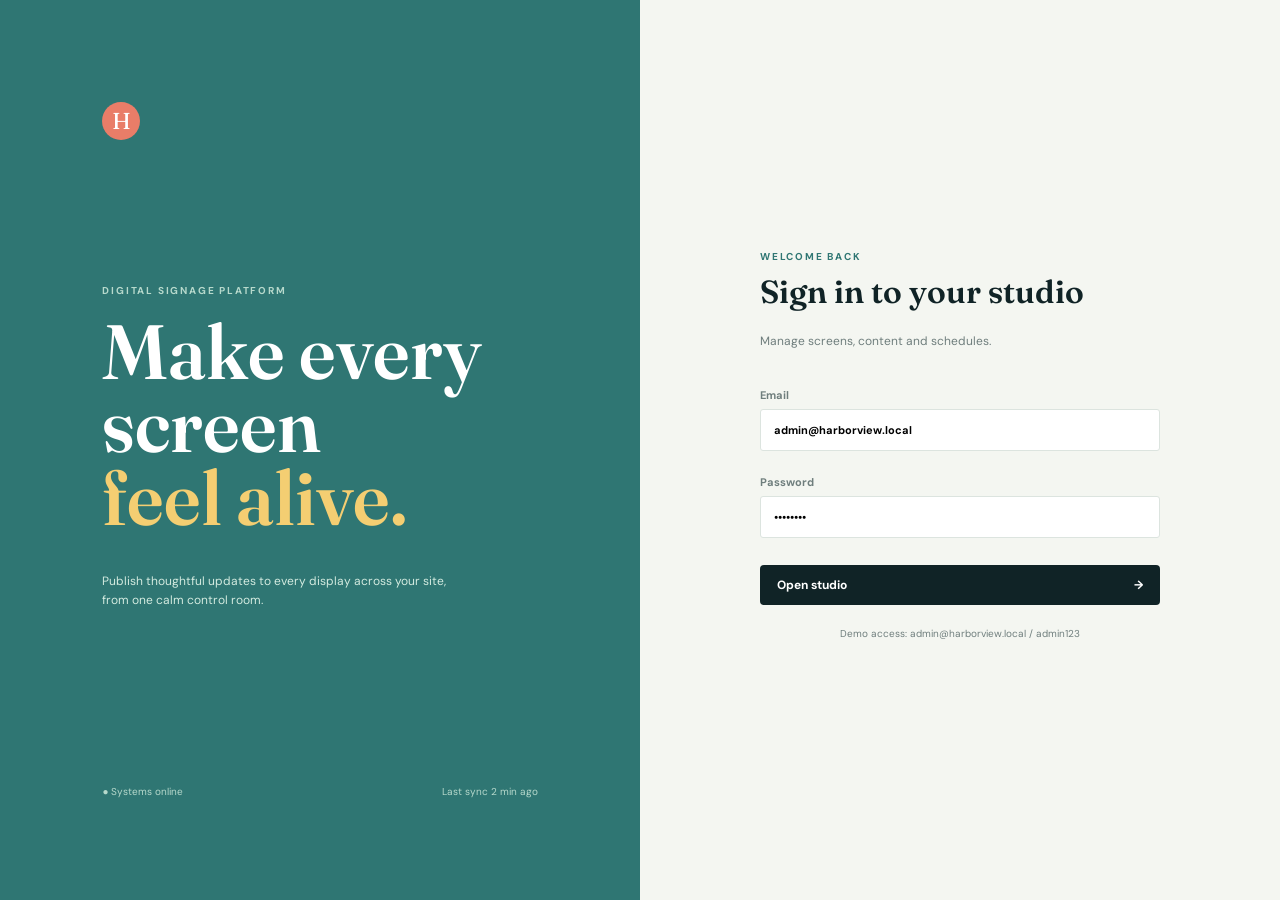
<file: index.html>
<!doctype html>
<html lang="en">
<head>
  <meta charset="UTF-8">
  <meta name="viewport" content="width=device-width, initial-scale=1.0">
  <meta name="theme-color" content="#102326">
  <meta name="description" content="Harborview digital signage CMS and TV player">
  <link rel="manifest" href="manifest.webmanifest">
  <link rel="stylesheet" href="styles.css">
  <link rel="stylesheet" href="styles-sections.css">
  <title>Harborview Signage</title>
</head>
<body>
  <main id="app"></main>
  <script src="app.js"></script>
</body>
</html>
</file>
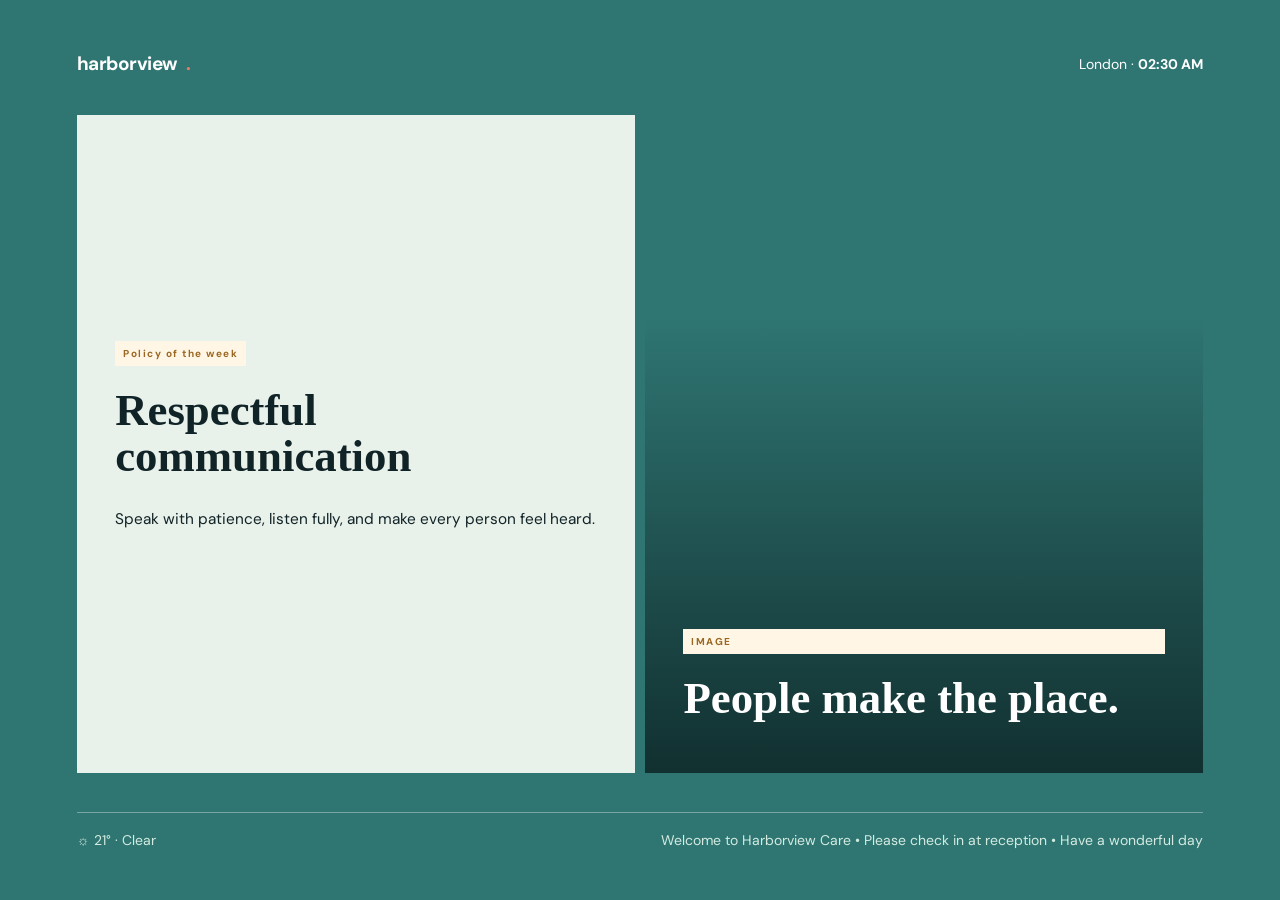
<file: tv-player.html>
<!doctype html>
<html lang="en"><head><meta charset="UTF-8"><meta name="viewport" content="width=device-width, initial-scale=1"><title>Harborview TV Player</title><meta http-equiv="refresh" content="0; url=./index.html#/player?kiosk=1"></head><body>Launching player…</body></html>
</file>
<file: styles.css>
@import url('https://fonts.googleapis.com/css2?family=DM+Sans:wght@400;500;600;700&family=Fraunces:opsz,wght@9..144,600&display=swap');
:root{--ink:#102326;--muted:#6f7e7d;--line:#dce4df;--paper:#f4f6f1;--teal:#2f7673;--coral:#e97d68;--gold:#e7b74f;--cream:#fff6e5}*{box-sizing:border-box}body{margin:0;background:var(--paper);color:var(--ink);font-family:'DM Sans',sans-serif}a{color:inherit;text-decoration:none}button,.button{font:inherit;border:0;cursor:pointer}.app-shell{display:flex;min-height:100vh}.sidebar{width:255px;background:#fff;padding:28px 18px;display:flex;flex-direction:column;border-right:1px solid var(--line)}.logo{display:flex;align-items:center;gap:9px;font-weight:700;letter-spacing:-.5px;font-size:19px}.logo-dot{color:var(--coral)}.brand-mark{background:var(--coral);color:#fff;border-radius:50%;width:38px;height:38px;display:grid;place-items:center;font-family:Fraunces,serif;font-size:23px}.brand-mark.small{width:28px;height:28px;font-size:17px}.site-switcher{display:flex;gap:9px;align-items:center;margin:43px 0 28px;padding:12px;background:var(--paper);border-radius:5px;font-size:12px}.site-switcher strong,.site-switcher small,.profile strong,.profile small{display:block}.site-switcher small,.profile small{color:var(--muted);margin-top:2px;font-size:10px}.status-dot,.online i{width:7px;height:7px;background:#5bb28a;border-radius:50%;display:inline-block}.site-switcher>span:last-child{margin-left:auto;color:var(--muted)}nav{display:grid;gap:5px}nav a,.sidebar-bottom>a{padding:12px 13px;color:#71807f;font-size:13px;border-radius:5px;display:flex;gap:12px;align-items:center}nav a.active,nav a:hover,.sidebar-bottom>a:hover{background:#e7f0eb;color:var(--ink);font-weight:600}.sidebar-bottom{margin-top:auto;display:grid;gap:5px}.profile{border-top:1px solid var(--line);margin-top:22px;padding:19px 12px 0;display:flex;gap:10px;align-items:center;font-size:12px}.avatar{background:#d4e4d8;border-radius:50%;width:30px;height:30px;display:grid;place-items:center;font-size:10px;font-weight:700}.profile>span:last-child{margin-left:auto;color:var(--muted)}.main-content{flex:1;padding:42px clamp(25px,5vw,75px);max-width:1500px}.topbar{display:flex;justify-content:space-between;align-items:flex-end;margin-bottom:37px}.eyebrow,.tag{font-size:10px;letter-spacing:1.8px;font-weight:700;color:var(--teal);margin:0 0 9px}.topbar h1{font:600 38px Fraunces,serif;margin:0;letter-spacing:-1px}.button{padding:12px 17px;border-radius:4px;font-size:12px;font-weight:700}.button-dark{background:var(--ink);color:#fff}.button-outline{background:transparent;border:1px solid var(--ink);color:var(--ink)}.hero-row,.content-grid,.lower-grid{display:grid;gap:17px}.hero-row{grid-template-columns:2fr 1fr 1fr}.welcome-panel{background:var(--teal);color:white;min-height:197px;padding:28px;display:flex;justify-content:space-between;overflow:hidden}.welcome-panel .eyebrow{color:#b7d9cc}.welcome-panel h2,.report-hero h2{font:600 29px Fraunces,serif;margin:0 0 11px}.muted{color:var(--muted);font-size:12px;line-height:1.6}.welcome-panel .muted{color:#d5ebe0}.sunburst{font-size:160px;line-height:.8;color:#77aaa0;transform:rotate(17deg);align-self:center}.stat-panel{background:#fff;padding:22px;display:flex;flex-direction:column}.stat-icon{width:30px;height:30px;border-radius:50%;display:grid;place-items:center;margin-bottom:18px}.stat-icon.green{background:#dceee5;color:var(--teal)}.stat-icon.orange{background:#fff0d6;color:#b17213}.stat-panel strong{font:600 31px Fraunces,serif}.stat-panel>span:not(.stat-icon){font-size:12px;margin:4px 0 20px}.stat-panel small{color:var(--muted);font-size:10px}.stat-panel small b{color:#4b9778}.section-heading{display:flex;justify-content:space-between;align-items:end;margin:47px 0 18px}.section-heading h2{font:600 25px Fraunces,serif;margin:0}.section-heading a,.preview-label a{font-size:11px;color:var(--teal);font-weight:700}.content-grid{grid-template-columns:1.3fr 1fr 1fr}.feature-card{min-height:256px;padding:24px;position:relative;overflow:hidden}.photo-card{background-position:center;background-size:cover;color:white}.photo-card:before{content:'';position:absolute;inset:0;background:linear-gradient(0deg,rgba(10,30,31,.8),transparent 70%)}.overlay{position:absolute;bottom:24px}.overlay .tag{color:#b7d9cc}.feature-card h3{font:600 24px Fraunces,serif;margin:12px 0}.feature-card p{font-size:13px;line-height:1.6;color:#49625f}.overlay span:last-child,.card-footer{font-size:10px;color:#d5ebe0}.policy-card{background:#e9f1eb}.policy-card .tag{color:var(--teal)}.celebration-card{background:var(--coral);color:white}.celebration-card .tag{color:var(--cream)}.celebration-card p{color:#fff1e8}.card-footer{border-top:1px solid rgba(255,255,255,.4);display:flex;justify-content:space-between;padding-top:15px;position:absolute;bottom:23px;left:24px;right:24px}.policy-card .card-footer{border-color:#c7ddd1;color:var(--teal)}.tag-cream{color:#9a6723!important;background:var(--cream);display:inline-block;padding:6px 8px;letter-spacing:1.5px}.lower-grid{grid-template-columns:1.5fr 1fr}.compact{margin:39px 0 16px}.screen-list{background:#fff}.screen-line{display:grid;grid-template-columns:35px 1.5fr 1fr 80px 25px;gap:12px;align-items:center;padding:12px 16px;border-bottom:1px solid var(--line);font-size:11px}.screen-line:last-child{border:0}.screen-thumb{height:25px;background:var(--teal);border-radius:3px}.screen-thumb.lounge{background:var(--coral)}.screen-location{color:var(--muted)}.online{color:#4b9778}.online i{margin-right:5px}.audit-summary{background:var(--ink);color:#fff;margin-top:71px;padding:22px;display:flex;gap:18px;align-items:center}.audit-summary h3{font:600 19px Fraunces,serif;margin:4px 0}.audit-summary p{color:#b7c7c3;font-size:11px;line-height:1.5}.audit-summary a{font-size:11px;color:#e9c56d;font-weight:700}.audit-ring{border:7px solid var(--gold);border-left-color:#4a5c5c;border-radius:50%;width:89px;height:89px;display:grid;place-content:center;text-align:center;flex:none}.audit-ring strong{font:600 21px Fraunces,serif}.audit-ring span{font-size:9px;color:#b7c7c3}.editor-grid{display:grid;grid-template-columns:1fr 1fr;gap:35px}.editor-panel,.screen-setup{background:#fff;padding:29px}.editor-panel h2,.screen-setup h2{font:600 27px Fraunces,serif;margin:0 0 25px}.editor-panel label{display:grid;gap:7px;margin:18px 0;color:var(--muted);font-size:11px;font-weight:700}.editor-panel input,.editor-panel textarea{font:inherit;color:var(--ink);border:1px solid var(--line);padding:11px;border-radius:3px;resize:vertical}.editor-panel textarea{min-height:76px}.preview-label{display:flex;justify-content:space-between;margin-bottom:10px}.mini-player{background:#172f30;padding:12px;aspect-ratio:16/10}.player-scene{min-height:100vh;background:var(--teal);color:#fff;padding:4vw 6vw;display:flex;flex-direction:column}.player-scene.mini{min-height:0;height:100%;padding:5%;font-size:45%}.player-top,.player-bottom{display:flex;justify-content:space-between;align-items:center;font-size:14px}.player-content{display:grid;grid-template-columns:1fr 1fr;gap:6vw;align-items:center;flex:1}.player-copy h1{font:600 clamp(36px,6vw,92px) Fraunces,serif;line-height:.95;margin:18px 0}.player-copy p{font-size:clamp(15px,1.8vw,25px);line-height:1.5;max-width:500px;color:#d4ebe0}.player-copy small{font-size:13px;color:#b7d9cc}.player-photo{aspect-ratio:1.2;background-size:cover;background-position:center}.player-bottom{border-top:1px solid rgba(255,255,255,.35);padding-top:18px;color:#d4ebe0;gap:20px}.player-bottom span:last-child{white-space:nowrap;overflow:hidden;text-overflow:ellipsis}.player-mode{overflow:hidden}.player-mode #app{height:100vh}.player-mode .player-scene{height:100vh}.report-hero{background:var(--coral);color:#fff;padding:40px;display:flex;justify-content:space-between;align-items:center}.report-hero .tag{color:#fff0e8}.report-hero p{color:#fff0e8}.big-score{font:600 72px Fraunces,serif;text-align:right}.big-score small{font:11px 'DM Sans';display:block;font-weight:400}.report-table{background:#fff;margin-top:24px;font-size:12px}.report-table>div{display:grid;grid-template-columns:2fr 1fr 1fr 1fr;gap:15px;padding:17px 20px;border-bottom:1px solid var(--line)}.table-head{color:var(--muted);font-size:9px;letter-spacing:1px}.pass{color:#4b9778}.review{color:#c3832c}.screen-management{display:grid;grid-template-columns:1.2fr 1fr;gap:20px}.playlist-card{background:var(--teal);color:#fff;padding:30px}.playlist-card h2,.screen-setup h2{font:600 28px Fraunces,serif;margin:10px 0}.playlist-card p{color:#cbe3d9;font-size:12px}.playlist-items{margin-top:28px;background:#fff;color:var(--ink)}.playlist-items>div{display:grid;grid-template-columns:28px 12px 1fr 35px;gap:11px;align-items:center;padding:14px;font-size:11px;border-bottom:1px solid var(--line)}.playlist-items small{color:var(--muted)}.item-color{width:12px;height:12px;border-radius:2px}.item-color.teal{background:var(--teal)}.item-color.coral{background:var(--coral)}.item-color.gold{background:var(--gold)}.toggle-row{display:flex;justify-content:space-between;border-top:1px solid var(--line);padding:19px 0;gap:12px}.toggle-row strong,.toggle-row small{display:block}.toggle-row small{color:var(--muted);font-size:10px;margin-top:5px}.toggle-row input{accent-color:var(--teal);width:18px}.login-shell{min-height:100vh;display:grid;grid-template-columns:1fr 1fr}.login-art{background:var(--teal);color:#fff;padding:8vw;display:flex;flex-direction:column}.login-art .eyebrow{color:#b7d9cc;margin-top:16vh}.login-art h1{font:600 clamp(46px,6vw,85px) Fraunces,serif;line-height:.95;margin:10px 0 25px}.login-art h1 em{color:#f4ce72;font-style:normal}.login-art .muted{max-width:350px;color:#d4ebe0}.login-art-footer{margin-top:auto;display:flex;justify-content:space-between;color:#b7d9cc;font-size:10px}.login-form{max-width:400px;width:80%;margin:auto;display:grid;align-content:center}.login-form h2{font:600 32px Fraunces,serif;margin:0 0 9px}.login-form label{display:grid;gap:7px;color:var(--muted);font-size:11px;font-weight:700;margin-top:24px}.login-form input{padding:13px;border:1px solid var(--line);border-radius:3px;font:inherit}.login-form .button{margin-top:27px;display:flex;justify-content:space-between}.login-hint{font-size:10px;color:var(--muted);text-align:center;margin-top:22px}@media(max-width:850px){.sidebar{width:65px;padding:18px 9px}.sidebar .logo>span:last-child,.site-switcher div,.site-switcher>span:last-child,nav a:not(.active)::after,nav a{font-size:0}.site-switcher{margin:35px 0 20px;padding:10px}.site-switcher>span:last-child{display:none}nav a{justify-content:center;font-size:20px;padding:12px}.sidebar-bottom>a{font-size:0;justify-content:center}.profile{padding-left:0;padding-right:0}.profile>span:not(.avatar){display:none}.main-content{padding:28px 18px}.hero-row,.content-grid,.lower-grid,.editor-grid,.screen-management{grid-template-columns:1fr}.topbar h1{font-size:29px}.hero-row .welcome-panel{min-height:180px}.audit-summary{margin-top:20px}.player-content{gap:25px}.login-shell{grid-template-columns:1fr}.login-art{min-height:45vh;padding:35px}.login-art .eyebrow{margin-top:auto}.login-art h1{font-size:48px}.login-art-footer{margin-top:35px}.login-form{padding:35px;width:100%}.report-table>div{grid-template-columns:1.5fr 1fr}.report-table>div span:nth-child(n+3){display:none}}
</file>
<file: styles-sections.css>
.editor-panel select{font:inherit;color:var(--ink);border:1px solid var(--line);padding:11px;border-radius:3px;background:#fff}.section-editor{border-top:1px solid var(--line);padding:18px 0}.section-editor-head{display:flex;justify-content:space-between;align-items:center;margin-bottom:12px;font-size:12px}.section-editor label{margin:12px 0}.remove-section{background:transparent;color:var(--coral);font-size:10px;font-weight:700}.add-section{width:100%;margin:5px 0 18px}.display-grid{display:grid;grid-template-columns:repeat(var(--display-columns,2),minmax(0,1fr));gap:10px;flex:1;min-height:0;padding:3vw 0}.display-grid.columns-1{--display-columns:1}.display-grid.columns-2{--display-columns:2}.display-grid.columns-3{--display-columns:3}.display-grid.columns-4{--display-columns:4}.display-section{min-width:0;min-height:0;padding:clamp(18px,3vw,44px);display:flex;flex-direction:column;justify-content:center;overflow:hidden}.display-section h2{font:600 clamp(22px,3.5vw,58px) Fraunces,serif;line-height:1.02;margin:13px 0}.display-section p{font-size:clamp(12px,1.2vw,19px);line-height:1.5}.section-text{background:#e9f1eb;color:var(--ink)}.section-text .tag,.section-document .tag,.section-clock .tag,.section-weather .tag,.section-audit .tag{align-self:flex-start}.section-image{background-size:cover;background-position:center;color:#fff;justify-content:flex-end;position:relative}.section-image:before{content:'';position:absolute;inset:0;background:linear-gradient(0deg,rgba(10,30,31,.8),transparent 70%)}.section-image>*{position:relative}.section-document{background:var(--cream);color:var(--ink);align-items:flex-start}.document-link{color:var(--teal);font-size:12px;font-weight:700;margin-top:14px}.qr-code{width:min(38%,180px);aspect-ratio:1;object-fit:contain;margin:12px 0}.section-clock{background:var(--ink);color:#fff}.large-clock{font:600 clamp(38px,7vw,100px) Fraunces,serif}.section-weather{background:#e7f0eb;color:var(--ink)}.section-weather>strong,.section-audit>strong{font:600 clamp(48px,7vw,100px) Fraunces,serif}.section-audit{background:var(--coral);color:#fff}.mini-player .display-grid{padding:4%;gap:5px}.mini-player .display-section{padding:10%}.mini-player .display-section h2{font-size:clamp(16px,3vw,35px)}.mini-player .display-section p{font-size:clamp(9px,1.4vw,15px)}.mini-player .qr-code{width:30%}.mini-player .player-top,.mini-player .player-bottom{font-size:9px}@media(max-width:850px){.display-grid.columns-3,.display-grid.columns-4{grid-template-columns:repeat(2,minmax(0,1fr))}.display-grid.columns-1,.display-grid.columns-2{grid-template-columns:1fr}.display-grid{overflow:auto}.display-section{min-height:220px}}
</file>
